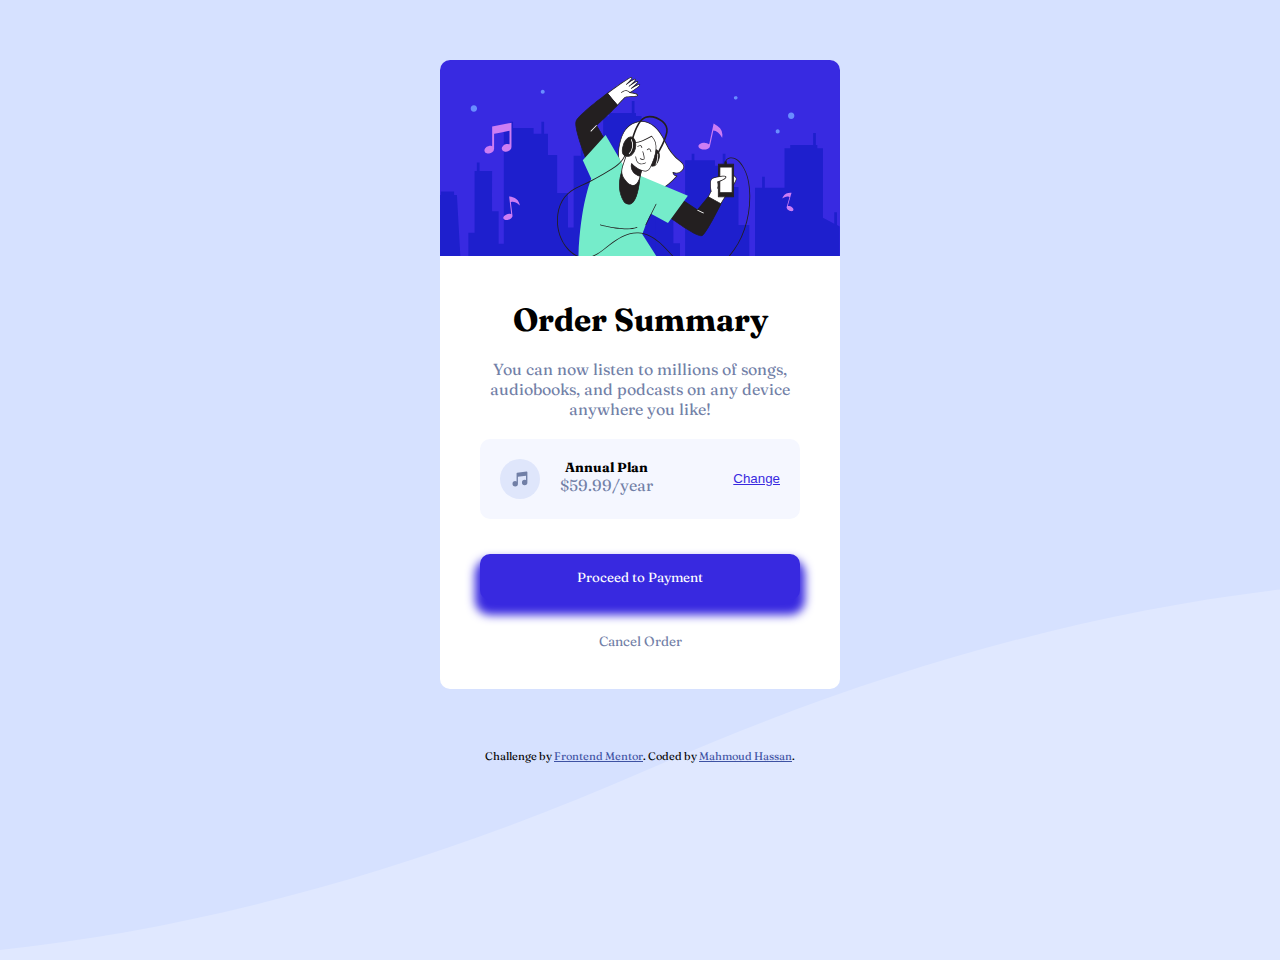
<file: index.html>
<!DOCTYPE html>
<html lang="en">
<head>
  <meta charset="UTF-8">
  <meta name="viewport" content="width=device-width, initial-scale=1.0"> <!-- displays site properly based on user's device -->

  <link rel="icon" type="image/png" sizes="32x32" href="./images/favicon-32x32.png">
  
  <title>Frontend Mentor | Order summary card</title>
  <link rel="stylesheet" href="Css/style.css">
  <link rel="preconnect" href="https://fonts.googleapis.com">
  <link rel="preconnect" href="https://fonts.gstatic.com" crossorigin>
  <link
    href="https://fonts.googleapis.com/css2?family=Fraunces:ital,opsz,wght@0,9..144,100..900;1,9..144,100..900&family=Red+Hat+Display:ital,wght@0,300..900;1,300..900&display=swap"
    rel="stylesheet">

  <!-- Feel free to remove these styles or customise in your own stylesheet 👍 -->
  <style>
    .attribution { font-size: 11px; text-align: center; }
    .attribution a { color: hsl(228, 45%, 44%); }
  </style>
</head>
<body>
 <div class="card">

    <div class="image">
      <img src="images/illustration-hero.svg" alt="">
    </div>
    <div class="content">
      <h1>Order Summary</h1>
      <p>You can now listen to millions of songs, audiobooks, and podcasts on any
        device anywhere you like!</p>
      <div class="plan">
        <div class="plan-flex">
                  <img src="images/icon-music.svg" alt="">

                 <div class="next-plan">
                  <h5>Annual Plan</h5>
                  <span class="price">$59.99/year</span>
                 </div>
        </div>

        
    
        <button class="change">Change</button>
      </div>
      <button class="process">Proceed to Payment</button>
      <button class="cancel">Cancel Order</button>
    </div>
</div>

  
  
  <div class="attribution">
    Challenge by <a href="https://www.frontendmentor.io?ref=challenge" target="_blank">Frontend Mentor</a>. 
    Coded by <a href="#">Mahmoud Hassan</a>.
  </div>
</body>
</html>
</file>
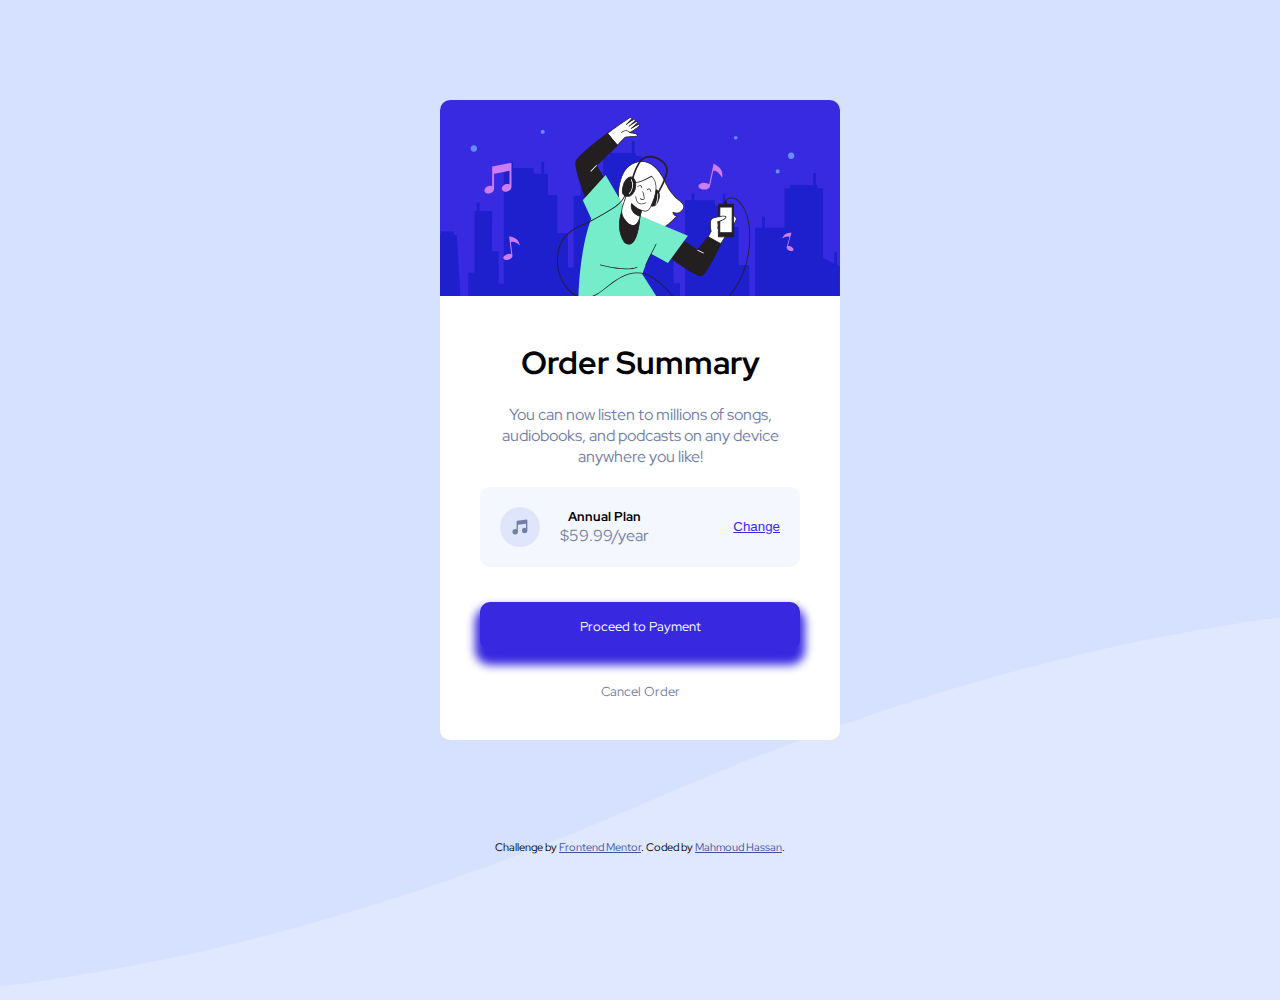
<file: Css/index.html>
<!DOCTYPE html>
<html lang="en">
<head>
  <meta charset="UTF-8">
  <meta name="viewport" content="width=device-width, initial-scale=1.0"> <!-- displays site properly based on user's device -->

  <link rel="icon" type="image/png" sizes="32x32" href="./images/favicon-32x32.png">
  
  <title>Frontend Mentor | Order summary card</title>
  <link rel="stylesheet" href="Css/style.css">
  <link rel="preconnect" href="https://fonts.googleapis.com">
  <link rel="preconnect" href="https://fonts.gstatic.com" crossorigin>
  <link href="https://fonts.googleapis.com/css2?family=Red+Hat+Display:ital,wght@0,300..900;1,300..900&display=swap"
    rel="stylesheet">

  <!-- Feel free to remove these styles or customise in your own stylesheet 👍 -->
  <style>
    .attribution { font-size: 11px; text-align: center; }
    .attribution a { color: hsl(228, 45%, 44%); }
  </style>
</head>
<body>
 <div class="card">

    <div class="image">
      <img src="images/illustration-hero.svg" alt="">
    </div>
    <div class="content">
      <h1>Order Summary</h1>
      <p>You can now listen to millions of songs, audiobooks, and podcasts on any
        device anywhere you like!</p>
      <div class="plan">
        <div class="plan-flex">
                  <img src="images/icon-music.svg" alt="">

                 <div class="next-plan">
                  <h5>Annual Plan</h5>
                  <span class="price">$59.99/year</span>
                 </div>
        </div>

        
    
        <button class="change">Change</button>
      </div>
      <button class="process">Proceed to Payment</button>
      <button class="cancel">Cancel Order</button>
    </div>
</div>

  
  
  <div class="attribution">
    Challenge by <a href="https://www.frontendmentor.io?ref=challenge" target="_blank">Frontend Mentor</a>. 
    Coded by <a href="#">Mahmoud Hassan</a>.
  </div>
</body>
</html>
</file>
<file: Css/style.css>
:root {
    --primary-color:hsl(245, 75%, 52%);
    --secondary-color:hsl(225, 100%, 94%);
    --text-color:hsl(225, 100%, 98%);
    --background-color:hsl(224, 23%, 55%);
    --title-color:hsl(223, 47%, 23%);
    --main-size:16px;
}
* {
    padding: 0;
    margin: 0;
    box-sizing:border-box;
}
body {
    background-color:hsl(225, 100%, 94%);
    font-family: "Fraunces", serif;
    background-image: url("../images/pattern-background-desktop.svg") ;
    background-repeat: no-repeat;
    background-size: cover;
    background-position: center;
    width: 100%;
    height:100vh;

}
.card {
    max-width: 400px;
        background-color: #fff;
        margin: 60px auto;
        text-align: center;
        border-radius: 10px;
}
.card .image img {
    max-width: 400px;
    border-radius: 10px 10px 0 0;
    margin-bottom: 40px;
}
.card .content h1 {
font-family: "Fraunces", serif;
font-weight: 800px;
margin-bottom: 20px;
}
.card .content p {
    padding:0 40px ;
    color: var(--background-color);
    font-family: "Fraunces", serif;
    
}
.card .content .plan {
    width: calc(100% - 80px);
    background-color: var(--text-color);
    display: flex;
    flex-wrap: wrap;
    justify-content: space-between;
    align-items: center;
    margin: 20px 40px;
    border-radius: 10px;
}
.card .content .plan-flex {
    display: flex;
    padding: 20px;
}
.card .content .plan-flex img {
    margin-right: 20px;
    width: 40px;
}
.card .content .plan-flex .next-plan {
    /* margin-top:5px ; */
    font-family: "Fraunces", serif;
}

.card .content .plan-flex .next-plan span {
    color: var(--background-color);
}
.card .content .plan .change {
    margin-right: 20px;
    background-color: var(--text-color);
    border: none;
    text-decoration: underline;
    color: var(--primary-color);
}
.card .content  .process {
    width: calc(100% - 80px);
    background-color: var(--primary-color);
    color: white;
    padding: 15px;
    border-radius: 10px;
    margin: 15px 0 30px;
    box-shadow: 0 10px 10px 5px var(--primary-color);
    font-family: "Fraunces", serif;
    border: none;
    outline: none;

}
.card .content .cancel {
    border: none;
    text-decoration:none;
    background-color: #fff;
    margin-bottom: 40px;
    color: var(--background-color);
    font-family: "Fraunces", serif;
}
@media (max-width:400px){
    .card {
            max-width: 300px;
    }
        .card .image img {
            max-width: 300px;
        }
                .card .content .plan-flex img {
                    margin-right: 10px;
                    width: 40px;
                }
                .card .content {
                    text-align: center;
                }
  .card .content .plan .change {
     margin-right: 20px;
                                }
     .card .content .process{
        width: calc(100% - 60px);
     }
                                                                                                                 .card .content .plan {
                                                                                                                     width: calc(100% - 60px);
                                                                                                                     margin: 20px 30px;
                                                                                                                                                                                                                                 }                                                                                                                }
</file>
<file: Css/Css/style.css>
:root {
    --primary-color:hsl(245, 75%, 52%);
    --secondary-color:hsl(225, 100%, 94%);
    --text-color:hsl(225, 100%, 98%);
    --background-color:hsl(224, 23%, 55%);
    --title-color:hsl(223, 47%, 23%);
    --main-size:16px;
}
* {
    padding: 0;
    margin: 0;
    box-sizing:border-box;
}
body {
    background-color:hsl(225, 100%, 94%);
font-family: "Red Hat Display", sans-serif;
    background-image: url("../images/pattern-background-desktop.svg") ;
    background-repeat: no-repeat;
    background-size: cover;
    background-position: center;
    width: 100%;
    height:100vh;

}
.card {
    max-width: 400px;
        background-color: #fff;
        margin: 100px auto;
        text-align: center;
        border-radius: 10px;
}
.card .image img {
    max-width: 400px;
    border-radius: 10px 10px 0 0;
    margin-bottom: 40px;
}
.card .content h1 {
font-family: "Red Hat Display", sans-serif;
font-weight: 800px;
margin-bottom: 20px;
}
.card .content p {
    padding:0 40px ;
    color: var(--background-color);
    font-family: "Red Hat Display", sans-serif;
    
}
.card .content .plan {
    width: calc(100% - 80px);
    background-color: var(--text-color);
    display: flex;
    flex-wrap: wrap;
    justify-content: space-between;
    align-items: center;
    margin: 20px 40px;
    border-radius: 10px;
}
.card .content .plan-flex {
    display: flex;
    padding: 20px;
}
.card .content .plan-flex img {
    margin-right: 20px;
    width: 40px;
}
.card .content .plan-flex .next-plan {
    /* margin-top:5px ; */
    font-family: "Red Hat Display", sans-serif;
}

.card .content .plan-flex .next-plan span {
    color: var(--background-color);
}
.card .content .plan .change {
    margin-right: 20px;
    background-color: var(--text-color);
    border: none;
    text-decoration: underline;
    color: var(--primary-color);
    cursor: pointer;
}
.card .content  .process {
    width: calc(100% - 80px);
    background-color: var(--primary-color);
    color: white;
    padding: 15px;
    border-radius: 10px;
    margin: 15px 0 30px;
    box-shadow: 0 10px 10px 5px var(--primary-color);
    font-family: "Red Hat Display", sans-serif;
    border: none;
    outline: none;

}
.card .content .process:hover {
    transform: scale(1.1);
    background-color: var(--title-color);
    cursor: pointer;
    
}
.card .content .cancel {
    border: none;
    text-decoration:none;
    background-color: #fff;
    margin-bottom: 40px;
    color: var(--background-color);
    font-family: "Red Hat Display", sans-serif;
    cursor: pointer;
}
.card .content .cancel:hover {
    color: var(--primary-color);
    transform: scale(1.2);
}
@media (max-width:400px){
    .card {
            max-width: 300px;
    }
        .card .image img {
            max-width: 300px;
        }
                .card .content .plan-flex img {
                    margin-right: 10px;
                    width: 40px;
                }
                .card .content {
                    text-align: center;
                }
  .card .content .plan .change {
     margin-right: 10px;
                                }
     .card .content .process{
        width: calc(100% - 60px);
     }
 .card .content .plan {
    width: calc(100% - 60px);
     margin: 20px 30px;
 }
 .card .content p {
     padding: 0 25px;
}
}
</file>
